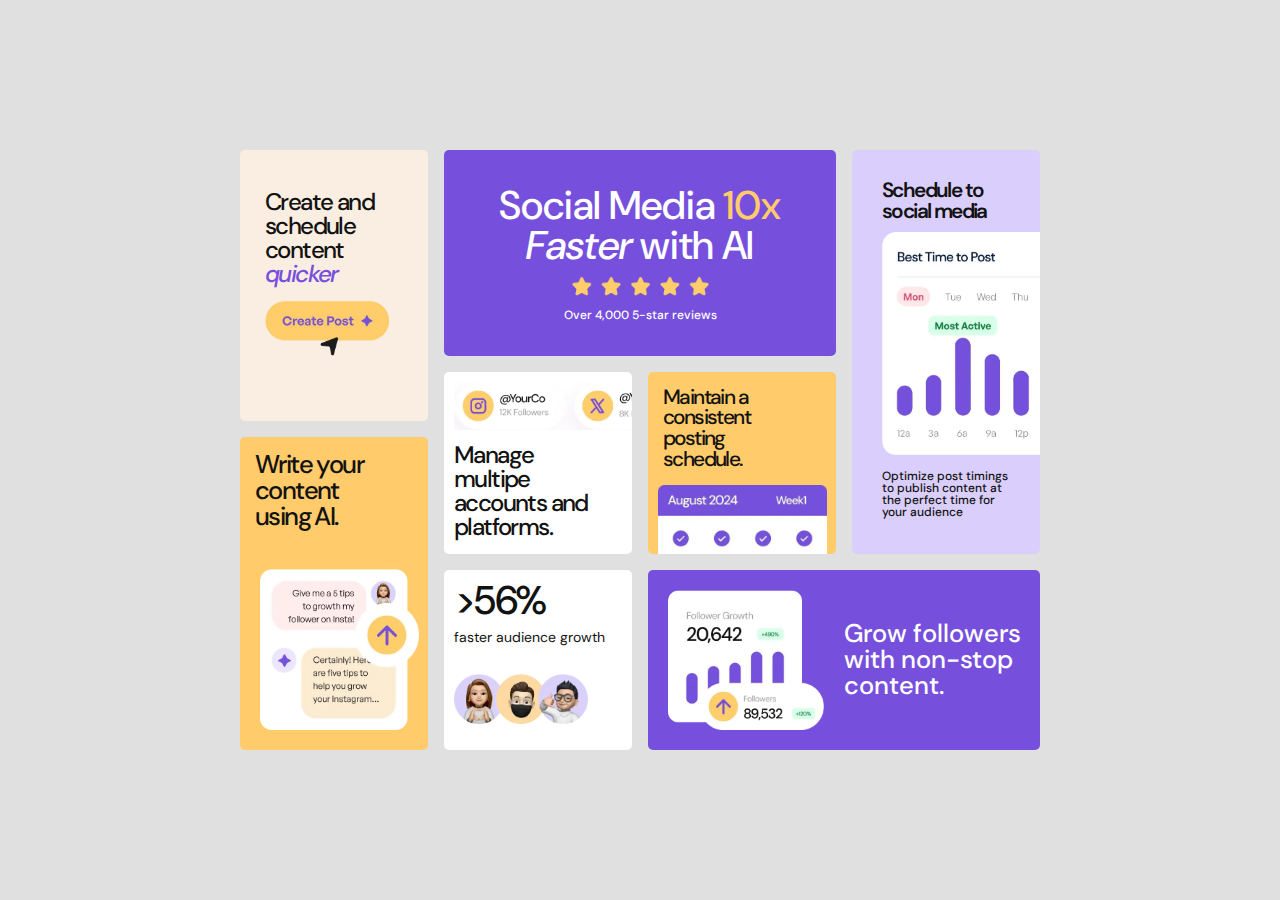
<file: bento-grid-main/index.html>
<!DOCTYPE html>
<html lang="en">
  <head>
    <meta charset="UTF-8" />
    <meta name="viewport" content="width=device-width, initial-scale=1.0" />
    <!-- displays site properly based on user's device -->

    <link
      rel="icon"
      type="image/png"
      sizes="32x32"
      href="./assets/images/favicon-32x32.png"
    />

    <title>Frontend Mentor | Bento grid</title>
    <link rel="stylesheet" href="style.css" />
  </head>
  <body>
    <main class="bento-grid-container">
      <div class="item item-1">
          Create and schedule content <span>quicker</span><img
            src="./assets/images/illustration-create-post.webp"
            alt="create post"
          />
      </div>
      <div class="item item-2">
        Social Media <span>10x</span> <i>Faster</i> with AI
        <img src="./assets/images/illustration-five-stars.webp" alt="stars" />
        <p>Over 4,000 5-star reviews</p>
      </div>
      <div class="item item-3">
        Schedule to social media
        <img
          src="./assets/images/illustration-schedule-posts.webp"
          alt="schedule post"
        />
        <p>Optimize post timings to publish content at the perfect time for your audience</p>
      </div>
      <div class="item item-4">
        <p>Write your content using AI.</p>
        <img
          src="./assets/images/illustration-ai-content.webp"
          alt="ai content"
        />
      </div>
      <div class="item item-5">
        <img
          src="./assets/images/illustration-multiple-platforms.webp"
          alt="multiple platforms"
        />
        <p>Manage multipe accounts and platforms.</p>
      </div>
      <div class="item item-6">
        <p>Maintain a consistent posting schedule.</p>
        <img
          src="./assets/images/illustration-consistent-schedule.webp"
          alt=""
        />
      </div>
      <div class="item item-7">
        >56%
        <p>faster audience growth</p>
        <img
          src="./assets/images/illustration-audience-growth.webp"
          alt="audience growth"
        />
      </div>
      <div class="item item-8">
        <img
          src="./assets/images/illustration-grow-followers.webp"
          alt="grow followers"
        />
        <p>Grow followers with non-stop content.</p>
      </div>
    </main>
  </body>
</html>
</file>
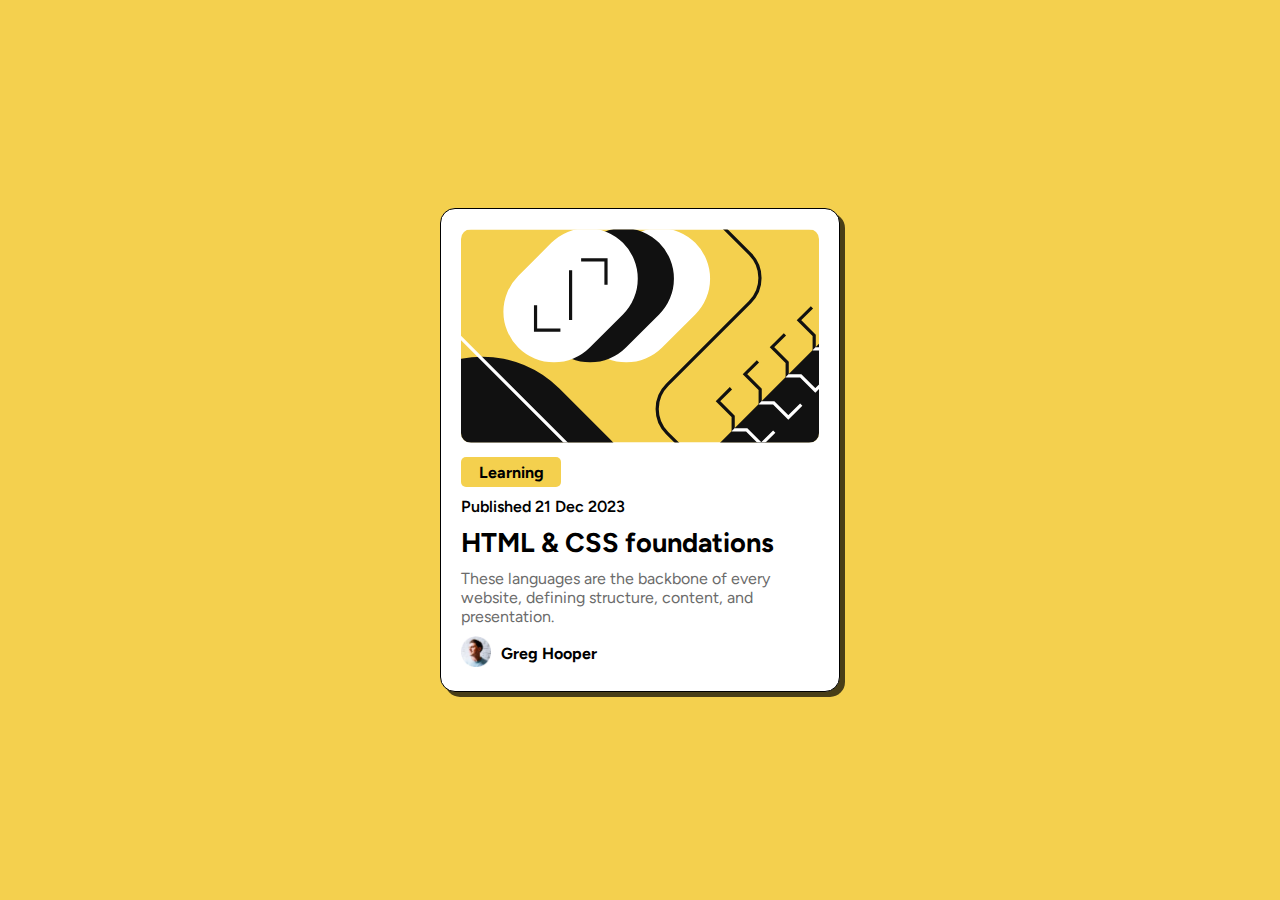
<file: blog-preview-card-main/index.html>
<!DOCTYPE html>
<html lang="en">
<head>
  <meta charset="UTF-8">
  <meta name="viewport" content="width=device-width, initial-scale=1.0"> <!-- displays site properly based on user's device -->

  <link rel="icon" type="image/png" sizes="32x32" href="./assets/images/favicon-32x32.png">
  <link rel="stylesheet" href="style.css">
  <title>Frontend Mentor | Blog preview card</title>
  
  <style>
    .attribution { font-size: 11px; text-align: center; }
    .attribution a { color: hsl(228, 45%, 44%); }
  </style>
</head>
<body>

  <main class="container">
    <div class="banner"><img src="./assets/images/illustration-article.svg" alt=""></div>
    
    <div class="btn">Learning</div>
    <div class="date">Published 21 Dec 2023</div>
    <h1>HTML & CSS foundations</h1>
    <p>These languages are the backbone of every website, defining structure, content, and presentation.</p>
    <div class="user">
      <div class="avatar"><img src="./assets/images/image-avatar.webp" alt=""></div>
      <div class="name">Greg Hooper</div>
    </div>
  </main>
</body>
</html>
</file>
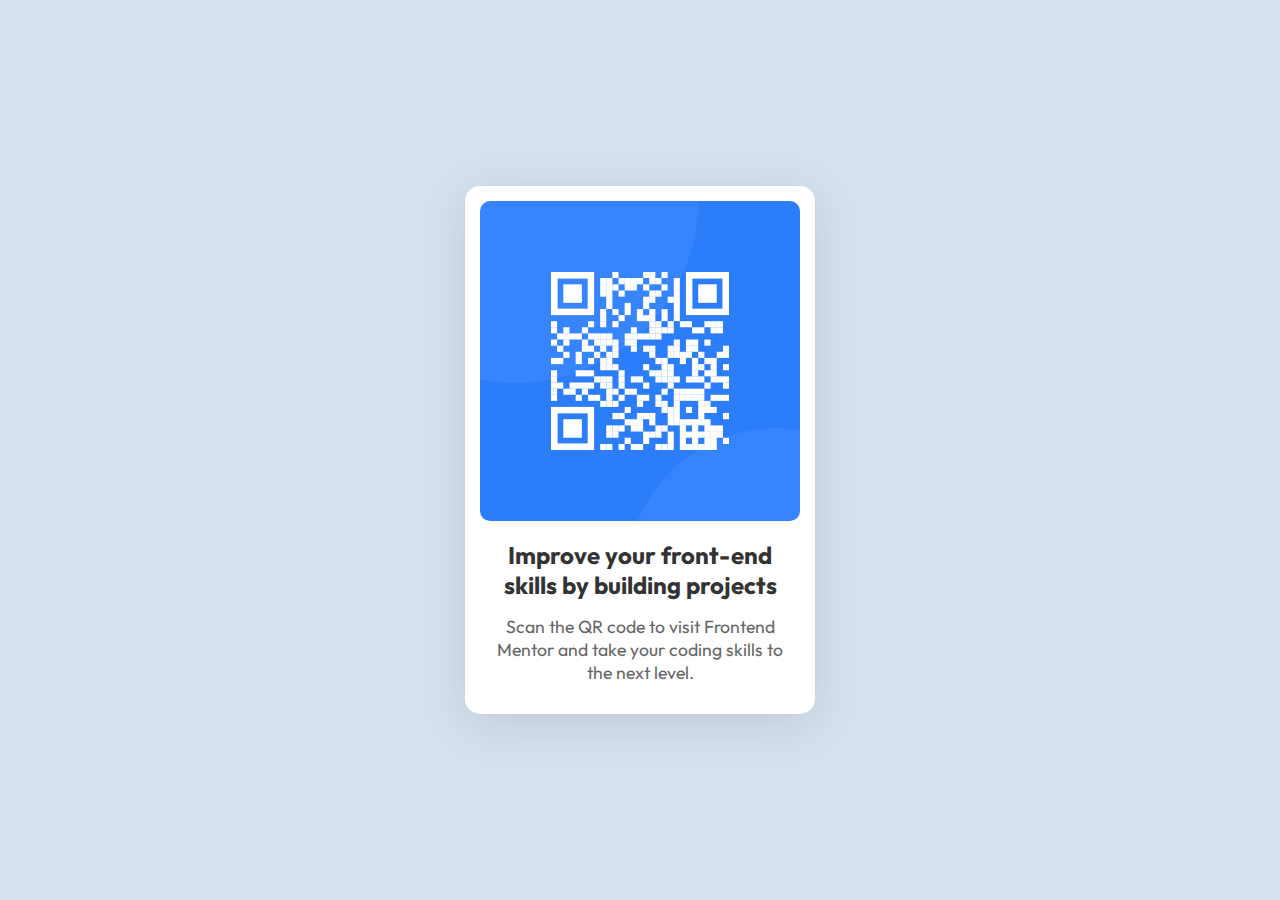
<file: qr-code-component-main/index.html>
<!DOCTYPE html>
<html lang="en">
  <head>
    <meta charset="UTF-8" />
    <meta name="viewport" content="width=device-width, initial-scale=1.0" />

    <link
      rel="icon"
      type="image/png"
      sizes="32x32"
      href="./images/favicon-32x32.png"
    />
    <link rel="stylesheet" href="style.css" />
    <title>QR code component</title>
    
    <style>
      .attribution {
        font-size: 11px;
        text-align: center;
      }
      .attribution a {
        color: hsl(228, 45%, 44%);
      }
    </style>
  </head>
  <body>
    <main class="qr-code-container">
    <img src="./images/image-qr-code.png" alt="Scan this QR code to visit Frontend Mentor">
    <h1 class="heading">Improve your front-end skills by building projects</h1>
    <p class="description">
      Scan the QR code to visit Frontend Mentor and take your coding skills to the next level.
    </p>
  </main>
    </div>
  </body>
</html>
</file>
<file: bento-grid-main/style.css>
@import url("https://fonts.googleapis.com/css2?family=DM+Sans:ital,opsz,wght@0,9..40,100..1000;1,9..40,100..1000&display=swap");
*,
*::before,
*::after {
  margin: 0;
  padding: 0;
  box-sizing: border-box;
}

body {
  font-family: "DM Sans", serif;
  font-weight: 400;
  line-height: 1;
  color: #121212;
  background: #e0e0e0;
  height: 100vh;
  display: grid;
  place-items: center;
  letter-spacing: -0.1em;
}
body .bento-grid-container {
  display: grid;
  gap: 1rem;
  width: 800px;
  height: 600px;
  grid-template-rows: 1fr 0.3fr 0.7fr 1fr;
  grid-template-columns: repeat(4, 1fr);
  grid-template-areas: "i1 i2 i2 i3" "i1 i5 i6 i3" "i4 i5 i6 i3" "i4 i7 i8 i8";
  overflow: hidden;
}
body .bento-grid-container .item {
  border-radius: 5px;
}
body .bento-grid-container .item-1 {
  grid-area: i1;
  background-color: #f9eee1;
  padding: 40px 25px;
  font-weight: 500;
  font-size: 1.5rem;
}
body .bento-grid-container .item-1 span {
  color: #7650dc;
  font-style: italic;
}
body .bento-grid-container .item-1 img {
  width: 90%;
  margin: 15px auto;
}
body .bento-grid-container .item-2 {
  grid-area: i2;
  background-color: #7650dc;
  font-weight: 500;
  color: #ffffff;
  font-size: 2.5rem;
  text-align: center;
  letter-spacing: normal;
  padding: 35px;
}
body .bento-grid-container .item-2 span {
  color: #ffcb6b;
}
body .bento-grid-container .item-2 img {
  width: 50%;
  padding: 10px;
  display: block;
  margin: auto;
}
body .bento-grid-container .item-2 p {
  font-size: 12px;
  letter-spacing: normal;
}
body .bento-grid-container .item-3 {
  grid-area: i3;
  background-color: #dacffc;
  font-size: 1.3em;
  padding: 30px;
  font-weight: 600;
  overflow: hidden;
  position: relative;
}
body .bento-grid-container .item-3 img {
  position: relative;
  display: block;
  width: 250px;
  translate: 0px 10px;
}
body .bento-grid-container .item-3 p {
  font-weight: 500;
  font-size: 12px;
  margin-top: 25px;
  letter-spacing: normal;
}
body .bento-grid-container .item-4 {
  grid-area: i4;
  background-color: #ffcb6b;
  display: flex;
  flex-direction: column;
}
body .bento-grid-container .item-4 p {
  font-weight: 500;
  font-size: 1.6rem;
  padding: 15px;
  width: 80%;
}
body .bento-grid-container .item-4 img {
  display: block;
  width: 90%;
  margin: 20px 15px;
  padding: 5px;
}
body .bento-grid-container .item-5 {
  grid-area: i5;
  background-color: #ffffff;
  position: relative;
  overflow: hidden;
}
body .bento-grid-container .item-5 img {
  position: relative;
  width: 230px;
  margin: 10px;
}
body .bento-grid-container .item-5 p {
  padding: 0px 10px;
  font-weight: 500;
  font-size: 1.5em;
  width: 90%;
}
body .bento-grid-container .item-6 {
  grid-area: i6;
  background-color: #ffcb6b;
  font-weight: 500;
  overflow: hidden;
}
body .bento-grid-container .item-6 p {
  font-size: 1.3em;
  margin: 5px;
  width: 75%;
  padding: 10px;
  font-weight: 500;
}
body .bento-grid-container .item-6 img {
  position: relative;
  width: 90%;
  margin: 0px 10px;
}
body .bento-grid-container .item-7 {
  grid-area: i7;
  background-color: #ffffff;
  font-size: 2.5em;
  font-weight: 500;
  padding: 10px;
}
body .bento-grid-container .item-7 p {
  font-weight: 400;
  letter-spacing: normal;
  font-size: 14px;
  margin: 10px 0px;
}
body .bento-grid-container .item-7 img {
  width: 80%;
  margin: 20px 0px 10px;
}
body .bento-grid-container .item-8 {
  grid-area: i8;
  background-color: #7650dc;
  color: #ffffff;
  display: flex;
}
body .bento-grid-container .item-8 img {
  padding: 20px;
  width: 50%;
}
body .bento-grid-container .item-8 p {
  font-weight: 500;
  color: #ffffff;
  letter-spacing: normal;
  font-size: 1.6em;
  margin: auto 0px;
}

@media (max-width: 768px) {
  .bento-grid-container {
    grid-template-columns: 1fr;
    grid-template-areas: "i1" "i2" "i3" "i4" "i5" "i6" "i7" "i8";
  }
  .item {
    padding: 1rem;
    font-size: 1rem;
  }
}

/*# sourceMappingURL=style.css.map */
</file>
<file: blog-preview-card-main/style.css>
@font-face {
 font-family: figtree-variable;
 src: url(./assets/fonts/Figtree-VariableFont_wght.ttf);
}

@font-face {
 font-family: figtree-italic;
 src: url(./assets/fonts/Figtree-Italic-VariableFont_wght.ttf);
}


:root {
  --clr-yellow: #f4d04e;
  --clr-white: #ffffff;
  --gray-500: #6b6b6b;
  --gray-950: #121212;
}

::selection {
    background-color: var(--gray-950);
    color: var(--clr-yellow);
}

/*** Mozilla based browsers ***/
::-moz-selection {
    background-color: var(--gray-950);
    color: var(--clr-yellow);
}

/***For Other Browsers ***/
::-o-selection {
    background-color: var(--gray-950);
    color: var(--clr-yellow);
}

::-ms-selection {
    background-color: var(--gray-950);
    color: var(--clr-yellow);
}

/*** For Webkit ***/
::-webkit-selection {
    background-color: var(--gray-950);
    color: var(--clr-yellow);
}

*{
    margin: 0;
    padding: 0;
    box-sizing: border-box;
}

body{
    background-color: var(--clr-yellow);
    display: grid;
    place-items: center;
    height: 100vh;
    font-family: figtree-variable;
}

.container{
    width: 90%;
    background-color: var(--clr-white);
    border-radius: 15px;
    box-shadow: rgba(0, 0, 0, 0.7) 5px 5px;
    padding: 20px;
    max-width: 400px;
    border: 1px solid black;
}

.container:hover{
    scale: 1.1;
    transition: 0.2s ease;
}

.banner img{
border-radius: 10px;
width: 100%;
max-width: 380px;
}

.container .btn{
    background-color: var(--clr-yellow);
    width: 100px;
    height: 30px;
    display: grid;
    place-items: center;
    margin: 10px 0px;
    border-radius: 5px;
    font-weight: bold;
}

.btn:hover{
    background-color: var(--gray-950);
    color: var(--clr-yellow);
    transition: 0.2s ease;
}

.date{
    font-weight: 600;
    margin: 10px 0;
}

h1{
    font-size: 1.7rem;
    font-weight: bold;
    font-family: figtree-variable;
}

h1:hover{
    color: var(--clr-yellow);
    cursor: pointer;
}

p{
    color: var(--gray-500);
    margin: 10px 0;
}

.user{
    display: flex;
    align-items: center;
}

.avatar img{
    width: 30px;
}

.avatar img:hover{
    scale: 1.1;
    transition: 0.2s ease-in-out;
}
.user .name{
    margin: 0px 10px;
    font-weight: bold;
}
</file>
<file: qr-code-component-main/style.css>
@import url('https://fonts.googleapis.com/css2?family=Outfit:wght@100..900&display=swap');

* {
  margin: 0;
  padding: 0;
  box-sizing: border-box;
}

body {
  background-color: #d5e1ef;
  display: grid;
  place-items: center;
  height: 100vh;
  font-family: "Outfit", serif;
}

.qr-code-container {
  background-color: #ffffff;
  border-radius: 15px;
  box-shadow: rgba(0, 0, 0, 0.1) 0px 10px 50px;
  padding: 15px;
  text-align: center;
  max-width: 350px;
  width: 90%; 
}

.qr-code-container img {
  width: 100%; 
  max-width: 350px; 
  border-radius: 10px;
  margin-bottom: 15px;
}

/* Heading Styling */
.heading {
  font-weight: bold;
  font-size: 1.5rem;
  color: #333333;
  padding: 0px 15px;
}

.description {
  font-size: 1.1rem; 
  color: #666666;
  padding: 15px;
}

@media (max-width: 480px) {
  .heading {
    font-size: 1.2rem;
  }

  .description {
    font-size: 0.9rem;
  }
}
</file>
